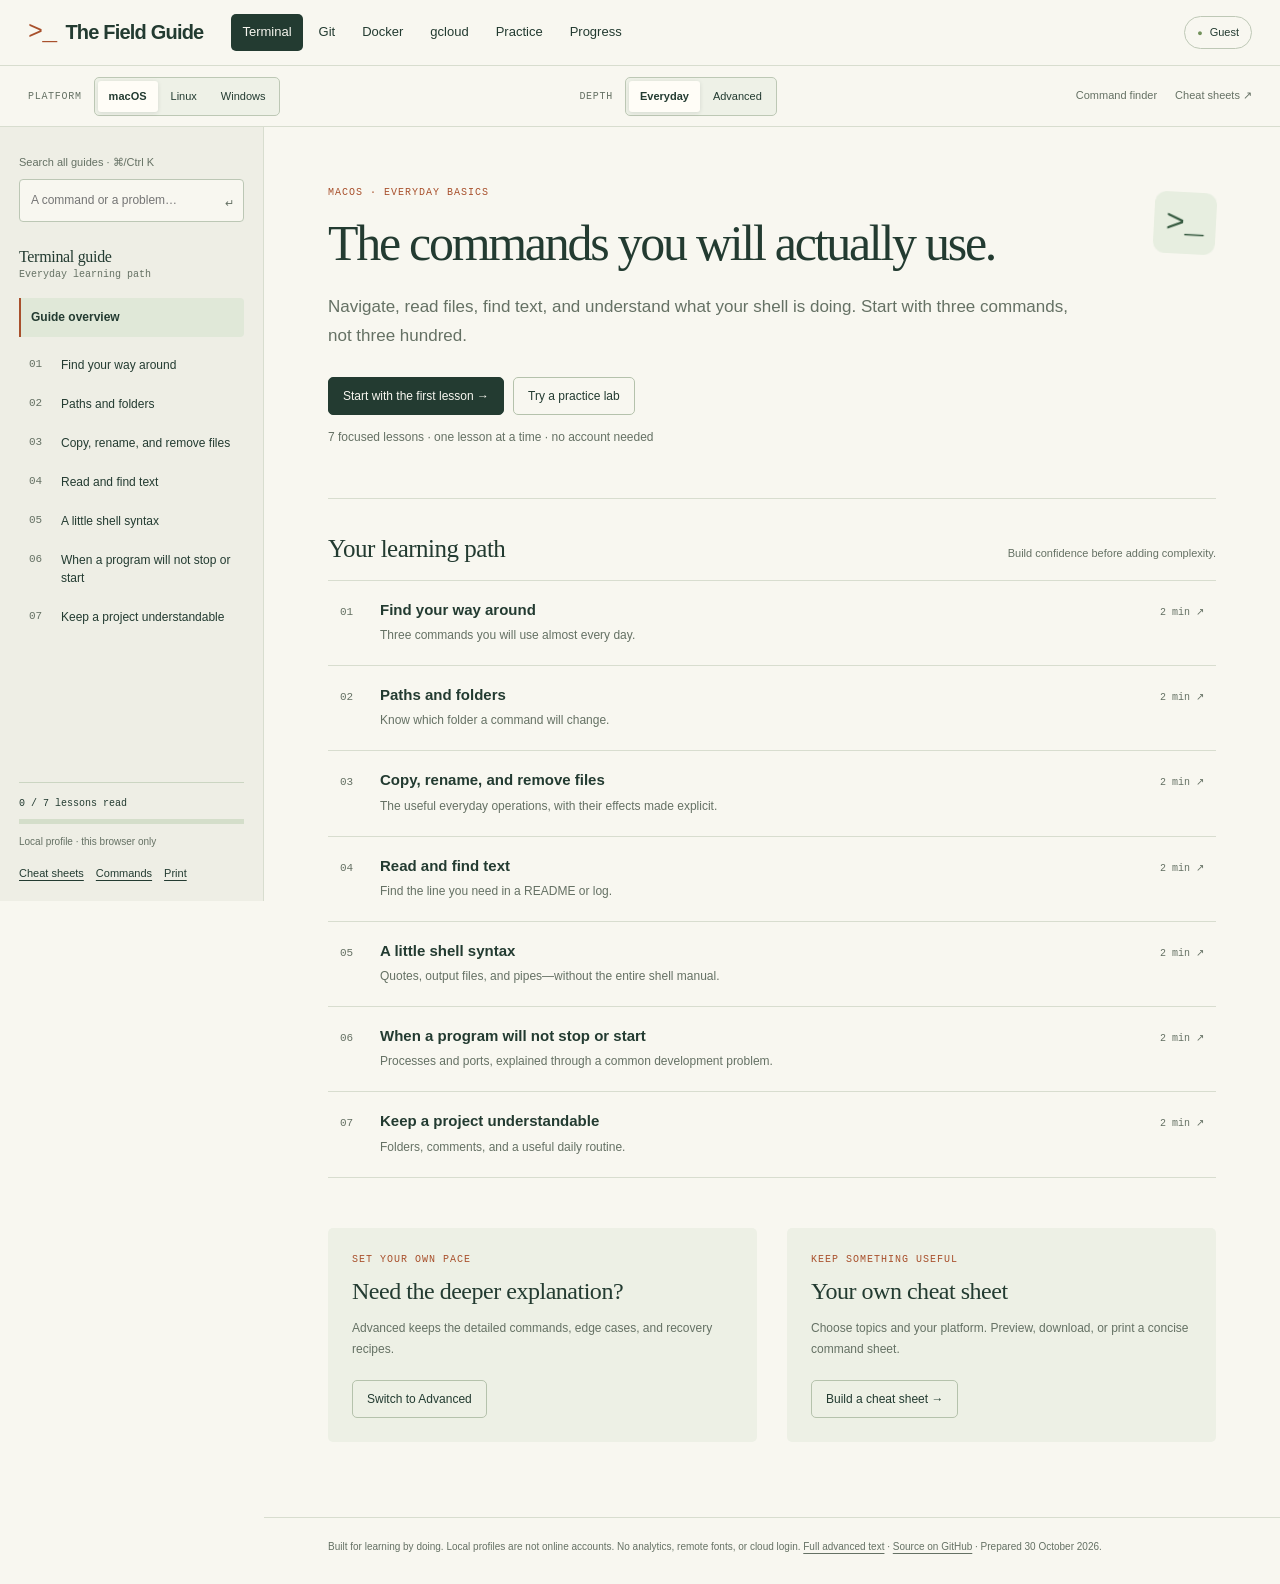
<file: index.html>
<!doctype html>
<html lang="en">
<head>
<meta charset="utf-8"><meta name="viewport" content="width=device-width,initial-scale=1">
<meta name="description" content="Learn everyday terminal, Git, Docker and gcloud skills. macOS, Linux and Windows lessons, interactive Git diagrams, safe practice, local progress and cheat-sheet exports.">
<title>Developer Field Guide</title>
<link rel="icon" href="data:image/svg+xml,%3Csvg xmlns='http://www.w3.org/2000/svg' viewBox='0 0 64 64'%3E%3Crect width='64' height='64' rx='12' fill='%23233b31'/%3E%3Ctext x='8' y='43' font-family='monospace' font-size='36' fill='%23f8f7f0'%3E%3E_%3C/text%3E%3C/svg%3E">
<link rel="stylesheet" href="assets/styles.css">
<script defer src="assets/content.js"></script><script defer src="assets/model.js"></script><script defer src="assets/cases.js"></script><script defer src="assets/app.js"></script>
</head>
<body data-platform="mac">
<a class="skip" href="#main">Skip to lesson</a>
<header class="site-header">
 <div class="primary-row"><a class="brand" href="index.html"><b aria-hidden="true">&gt;_</b> The Field Guide</a>
 <nav class="top-nav" aria-label="Main navigation"><a href="index.html" data-course="terminal">Terminal</a><a href="git.html" data-course="git">Git</a><a href="docker.html" data-course="docker">Docker</a><a href="gcloud.html" data-course="gcloud">gcloud</a><a href="practice.html" data-course="practice">Practice</a><a href="#/progress" data-course="progress">Progress</a></nav>
 <a class="profile-link" href="#/progress" title="Manage browser-local profiles"><span id="profile-label">Guest</span></a></div>
 <div class="context-row"><button class="button menu-button" id="menu-button" aria-controls="sidebar" aria-expanded="false">☰ Lessons</button>
 <div class="selection"><span class="selection-label">Platform</span><div class="segment" role="group" aria-label="Command platform"><button data-platform="mac" aria-pressed="true">macOS</button><button data-platform="linux" aria-pressed="false">Linux</button><button data-platform="windows" aria-pressed="false">Windows</button></div></div>
 <div class="selection"><span class="selection-label">Depth</span><div class="segment" role="group" aria-label="Learning depth"><button data-depth="basics" aria-pressed="true">Everyday</button><button data-depth="advanced" aria-pressed="false">Advanced</button></div></div>
 <div class="context-links"><a href="#/reference">Command finder</a><a href="#/cheats">Cheat sheets ↗</a></div></div>
</header>
<div class="shell-layout"><aside class="sidebar" id="sidebar" aria-label="Course navigation">
<form id="search-form"><label for="guide-search">Search all guides · ⌘/Ctrl K</label><input id="guide-search" type="search" placeholder="A command or a problem…" autocomplete="off"><button type="submit" aria-label="Search guides">↵</button></form>
<h2 id="course-name">Terminal guide</h2><p class="depth-label" id="nav-depth">Everyday learning path</p><nav class="lesson-nav" id="lesson-nav" aria-label="Lessons"></nav>
<div class="sidebar-bottom"><p id="course-progress">0 lessons read</p><div class="progress-track"><div id="course-progress-fill"></div></div><small id="storage-status">Local profile · this browser only</small><div class="sidebar-tools"><a href="#/cheats">Cheat sheets</a><a href="#/reference">Commands</a><button type="button" id="print-button" class="plain-button">Print</button></div></div></aside>
<main class="main" id="main" tabindex="-1"><noscript><div class="no-script"><h1>Developer Field Guide</h1><p>Interactive lessons need JavaScript. You can read the <a href="advanced-reference.md">full Markdown reference</a> without it.</p></div></noscript></main></div>
<footer class="site-footer">Built for learning by doing. Local profiles are not online accounts. No analytics, remote fonts, or cloud login. <a href="advanced-reference.md">Full advanced text</a> · <a href="https://github.com/Anas-Ah25/developer-field-guide">Source on GitHub</a> · Prepared 30 October 2026.</footer>
<button class="overlay" id="overlay" aria-label="Close lesson menu" hidden></button><div class="toast" id="toast" role="status" hidden></div>
</body></html>
</file>
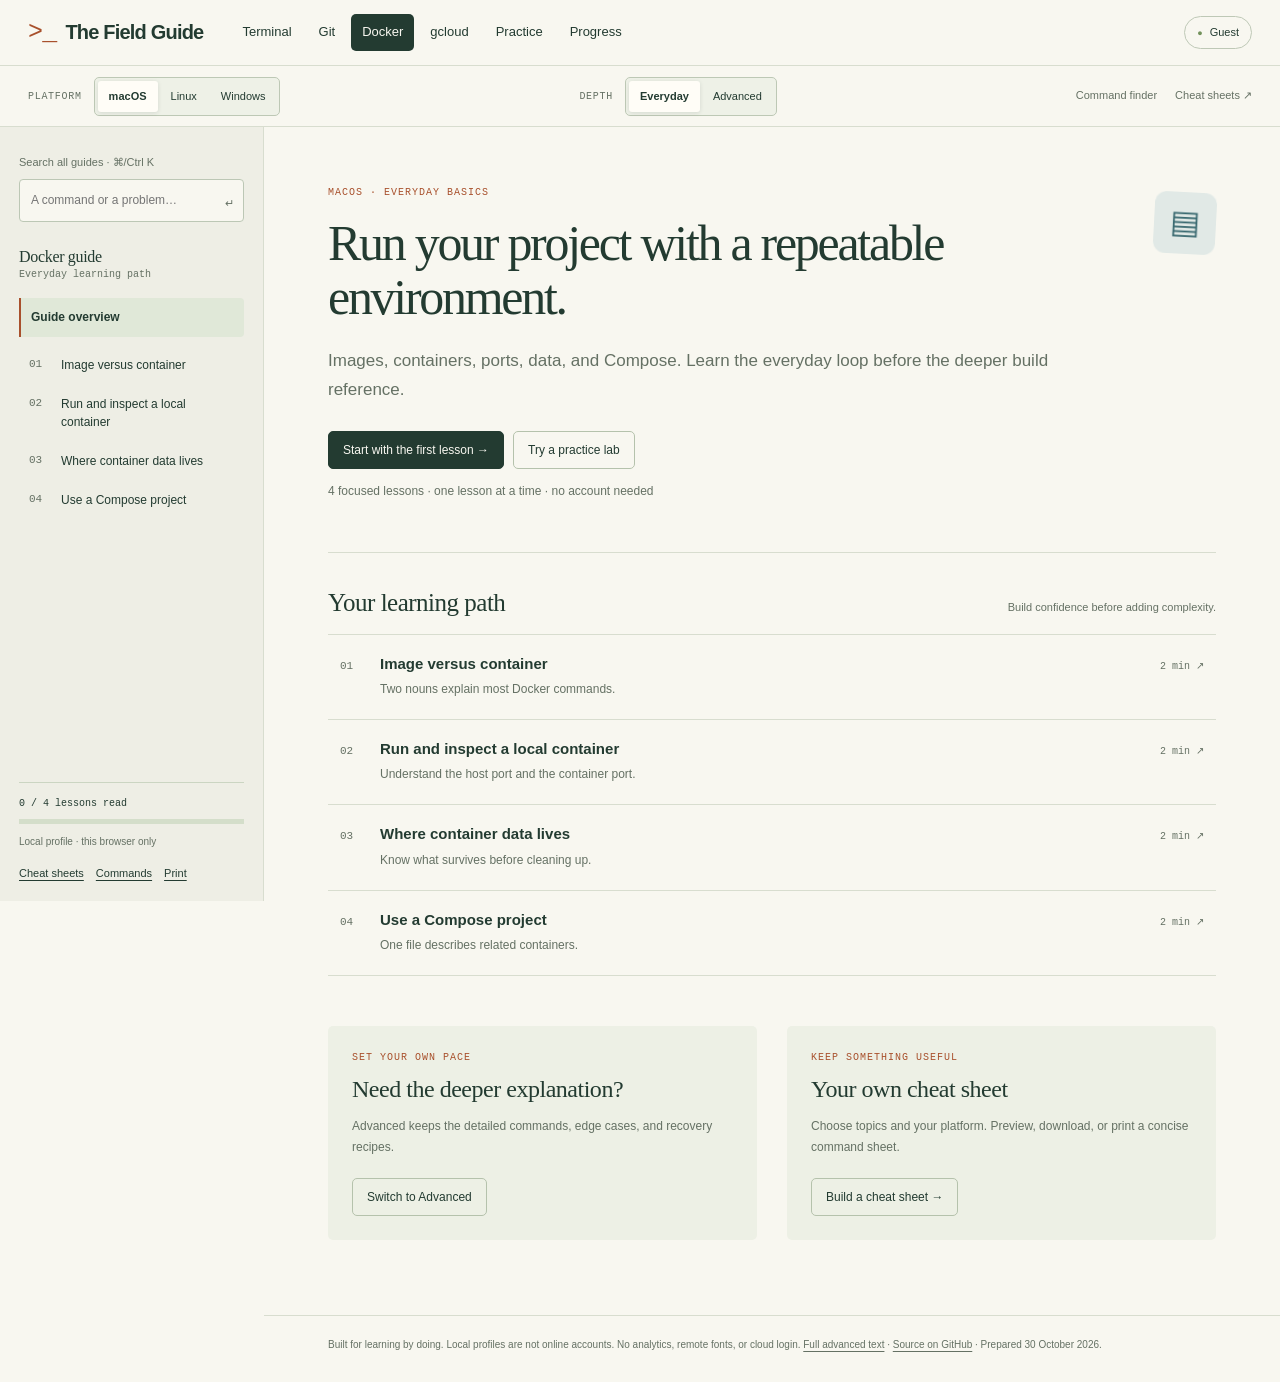
<file: docker.html>
<!doctype html>
<html lang="en">
<head>
<meta charset="utf-8"><meta name="viewport" content="width=device-width,initial-scale=1">
<meta name="description" content="Learn everyday terminal, Git, Docker and gcloud skills. macOS, Linux and Windows lessons, interactive Git diagrams, safe practice, local progress and cheat-sheet exports.">
<title>Docker · Developer Field Guide</title>
<link rel="icon" href="data:image/svg+xml,%3Csvg xmlns='http://www.w3.org/2000/svg' viewBox='0 0 64 64'%3E%3Crect width='64' height='64' rx='12' fill='%23233b31'/%3E%3Ctext x='8' y='43' font-family='monospace' font-size='36' fill='%23f8f7f0'%3E%3E_%3C/text%3E%3C/svg%3E">
<link rel="stylesheet" href="assets/styles.css">
<script defer src="assets/content.js"></script><script defer src="assets/model.js"></script><script defer src="assets/cases.js"></script><script defer src="assets/app.js"></script>
</head>
<body data-platform="mac">
<a class="skip" href="#main">Skip to lesson</a>
<header class="site-header">
 <div class="primary-row"><a class="brand" href="index.html"><b aria-hidden="true">&gt;_</b> The Field Guide</a>
 <nav class="top-nav" aria-label="Main navigation"><a href="index.html" data-course="terminal">Terminal</a><a href="git.html" data-course="git">Git</a><a href="docker.html" data-course="docker">Docker</a><a href="gcloud.html" data-course="gcloud">gcloud</a><a href="practice.html" data-course="practice">Practice</a><a href="#/progress" data-course="progress">Progress</a></nav>
 <a class="profile-link" href="#/progress" title="Manage browser-local profiles"><span id="profile-label">Guest</span></a></div>
 <div class="context-row"><button class="button menu-button" id="menu-button" aria-controls="sidebar" aria-expanded="false">☰ Lessons</button>
 <div class="selection"><span class="selection-label">Platform</span><div class="segment" role="group" aria-label="Command platform"><button data-platform="mac" aria-pressed="true">macOS</button><button data-platform="linux" aria-pressed="false">Linux</button><button data-platform="windows" aria-pressed="false">Windows</button></div></div>
 <div class="selection"><span class="selection-label">Depth</span><div class="segment" role="group" aria-label="Learning depth"><button data-depth="basics" aria-pressed="true">Everyday</button><button data-depth="advanced" aria-pressed="false">Advanced</button></div></div>
 <div class="context-links"><a href="#/reference">Command finder</a><a href="#/cheats">Cheat sheets ↗</a></div></div>
</header>
<div class="shell-layout"><aside class="sidebar" id="sidebar" aria-label="Course navigation">
<form id="search-form"><label for="guide-search">Search all guides · ⌘/Ctrl K</label><input id="guide-search" type="search" placeholder="A command or a problem…" autocomplete="off"><button type="submit" aria-label="Search guides">↵</button></form>
<h2 id="course-name">Terminal guide</h2><p class="depth-label" id="nav-depth">Everyday learning path</p><nav class="lesson-nav" id="lesson-nav" aria-label="Lessons"></nav>
<div class="sidebar-bottom"><p id="course-progress">0 lessons read</p><div class="progress-track"><div id="course-progress-fill"></div></div><small id="storage-status">Local profile · this browser only</small><div class="sidebar-tools"><a href="#/cheats">Cheat sheets</a><a href="#/reference">Commands</a><button type="button" id="print-button" class="plain-button">Print</button></div></div></aside>
<main class="main" id="main" tabindex="-1"><noscript><div class="no-script"><h1>Developer Field Guide</h1><p>Interactive lessons need JavaScript. You can read the <a href="advanced-reference.md">full Markdown reference</a> without it.</p></div></noscript></main></div>
<footer class="site-footer">Built for learning by doing. Local profiles are not online accounts. No analytics, remote fonts, or cloud login. <a href="advanced-reference.md">Full advanced text</a> · <a href="https://github.com/Anas-Ah25/developer-field-guide">Source on GitHub</a> · Prepared 30 October 2026.</footer>
<button class="overlay" id="overlay" aria-label="Close lesson menu" hidden></button><div class="toast" id="toast" role="status" hidden></div>
</body></html>
</file>
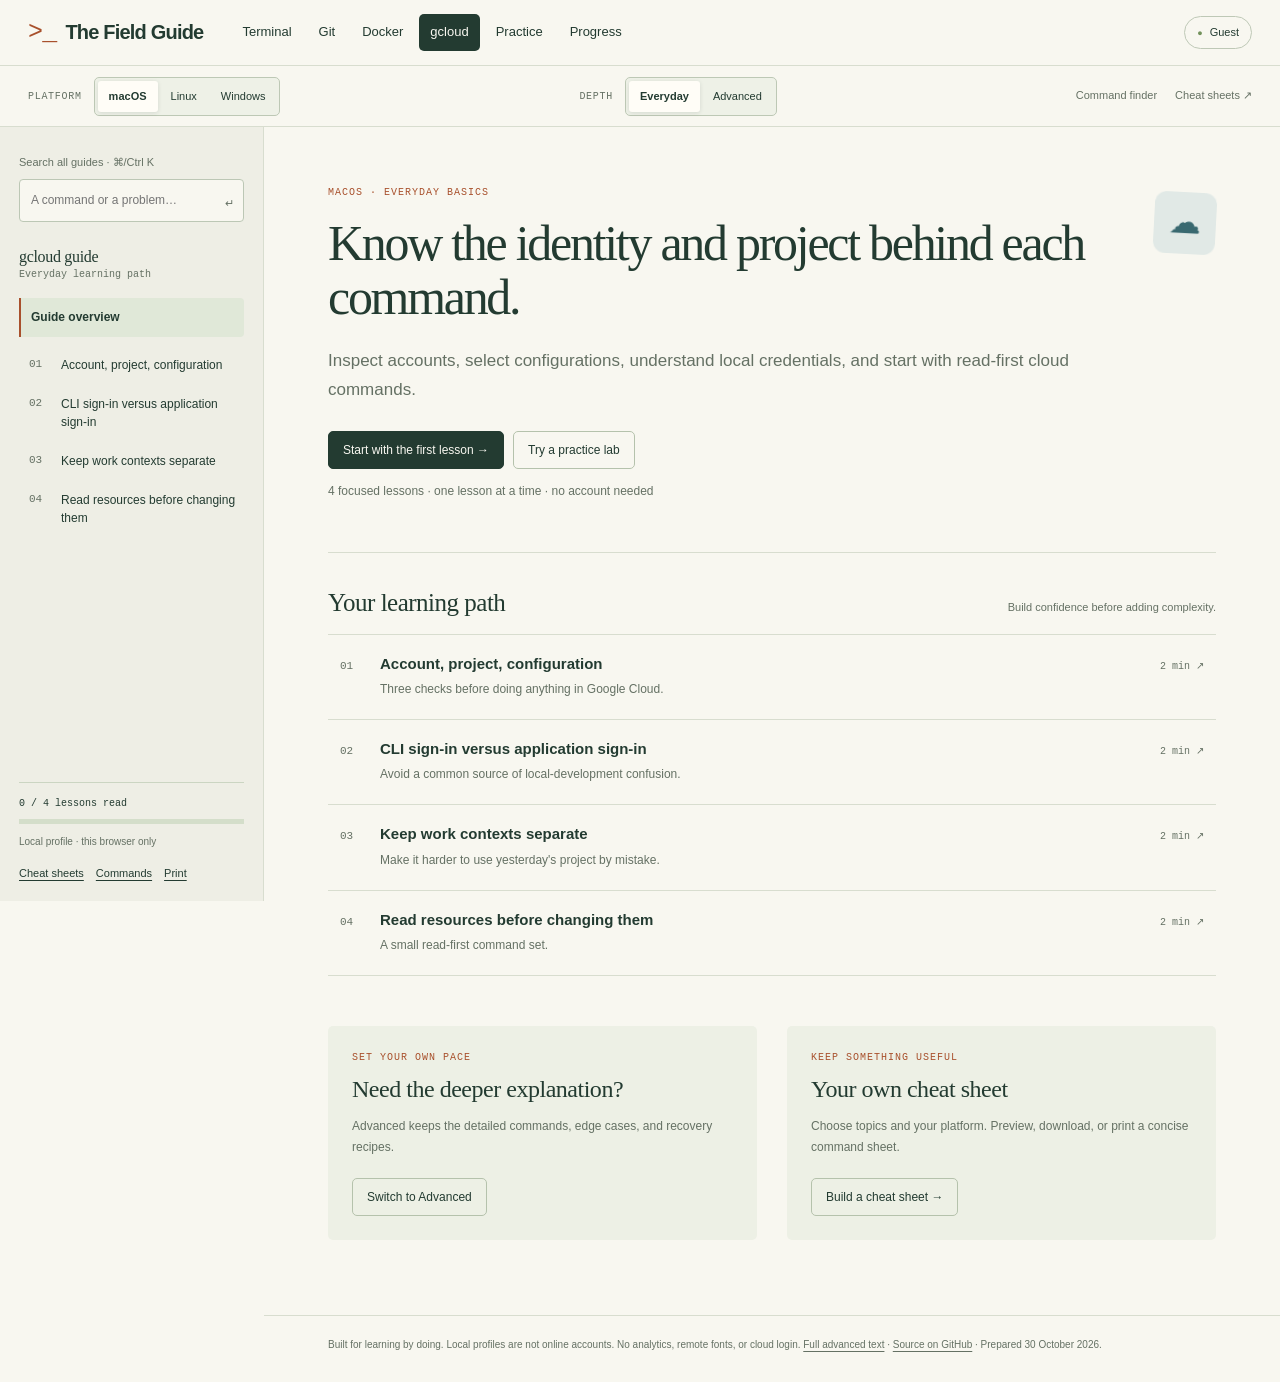
<file: gcloud.html>
<!doctype html>
<html lang="en">
<head>
<meta charset="utf-8"><meta name="viewport" content="width=device-width,initial-scale=1">
<meta name="description" content="Learn everyday terminal, Git, Docker and gcloud skills. macOS, Linux and Windows lessons, interactive Git diagrams, safe practice, local progress and cheat-sheet exports.">
<title>gcloud · Developer Field Guide</title>
<link rel="icon" href="data:image/svg+xml,%3Csvg xmlns='http://www.w3.org/2000/svg' viewBox='0 0 64 64'%3E%3Crect width='64' height='64' rx='12' fill='%23233b31'/%3E%3Ctext x='8' y='43' font-family='monospace' font-size='36' fill='%23f8f7f0'%3E%3E_%3C/text%3E%3C/svg%3E">
<link rel="stylesheet" href="assets/styles.css">
<script defer src="assets/content.js"></script><script defer src="assets/model.js"></script><script defer src="assets/cases.js"></script><script defer src="assets/app.js"></script>
</head>
<body data-platform="mac">
<a class="skip" href="#main">Skip to lesson</a>
<header class="site-header">
 <div class="primary-row"><a class="brand" href="index.html"><b aria-hidden="true">&gt;_</b> The Field Guide</a>
 <nav class="top-nav" aria-label="Main navigation"><a href="index.html" data-course="terminal">Terminal</a><a href="git.html" data-course="git">Git</a><a href="docker.html" data-course="docker">Docker</a><a href="gcloud.html" data-course="gcloud">gcloud</a><a href="practice.html" data-course="practice">Practice</a><a href="#/progress" data-course="progress">Progress</a></nav>
 <a class="profile-link" href="#/progress" title="Manage browser-local profiles"><span id="profile-label">Guest</span></a></div>
 <div class="context-row"><button class="button menu-button" id="menu-button" aria-controls="sidebar" aria-expanded="false">☰ Lessons</button>
 <div class="selection"><span class="selection-label">Platform</span><div class="segment" role="group" aria-label="Command platform"><button data-platform="mac" aria-pressed="true">macOS</button><button data-platform="linux" aria-pressed="false">Linux</button><button data-platform="windows" aria-pressed="false">Windows</button></div></div>
 <div class="selection"><span class="selection-label">Depth</span><div class="segment" role="group" aria-label="Learning depth"><button data-depth="basics" aria-pressed="true">Everyday</button><button data-depth="advanced" aria-pressed="false">Advanced</button></div></div>
 <div class="context-links"><a href="#/reference">Command finder</a><a href="#/cheats">Cheat sheets ↗</a></div></div>
</header>
<div class="shell-layout"><aside class="sidebar" id="sidebar" aria-label="Course navigation">
<form id="search-form"><label for="guide-search">Search all guides · ⌘/Ctrl K</label><input id="guide-search" type="search" placeholder="A command or a problem…" autocomplete="off"><button type="submit" aria-label="Search guides">↵</button></form>
<h2 id="course-name">Terminal guide</h2><p class="depth-label" id="nav-depth">Everyday learning path</p><nav class="lesson-nav" id="lesson-nav" aria-label="Lessons"></nav>
<div class="sidebar-bottom"><p id="course-progress">0 lessons read</p><div class="progress-track"><div id="course-progress-fill"></div></div><small id="storage-status">Local profile · this browser only</small><div class="sidebar-tools"><a href="#/cheats">Cheat sheets</a><a href="#/reference">Commands</a><button type="button" id="print-button" class="plain-button">Print</button></div></div></aside>
<main class="main" id="main" tabindex="-1"><noscript><div class="no-script"><h1>Developer Field Guide</h1><p>Interactive lessons need JavaScript. You can read the <a href="advanced-reference.md">full Markdown reference</a> without it.</p></div></noscript></main></div>
<footer class="site-footer">Built for learning by doing. Local profiles are not online accounts. No analytics, remote fonts, or cloud login. <a href="advanced-reference.md">Full advanced text</a> · <a href="https://github.com/Anas-Ah25/developer-field-guide">Source on GitHub</a> · Prepared 30 October 2026.</footer>
<button class="overlay" id="overlay" aria-label="Close lesson menu" hidden></button><div class="toast" id="toast" role="status" hidden></div>
</body></html>
</file>
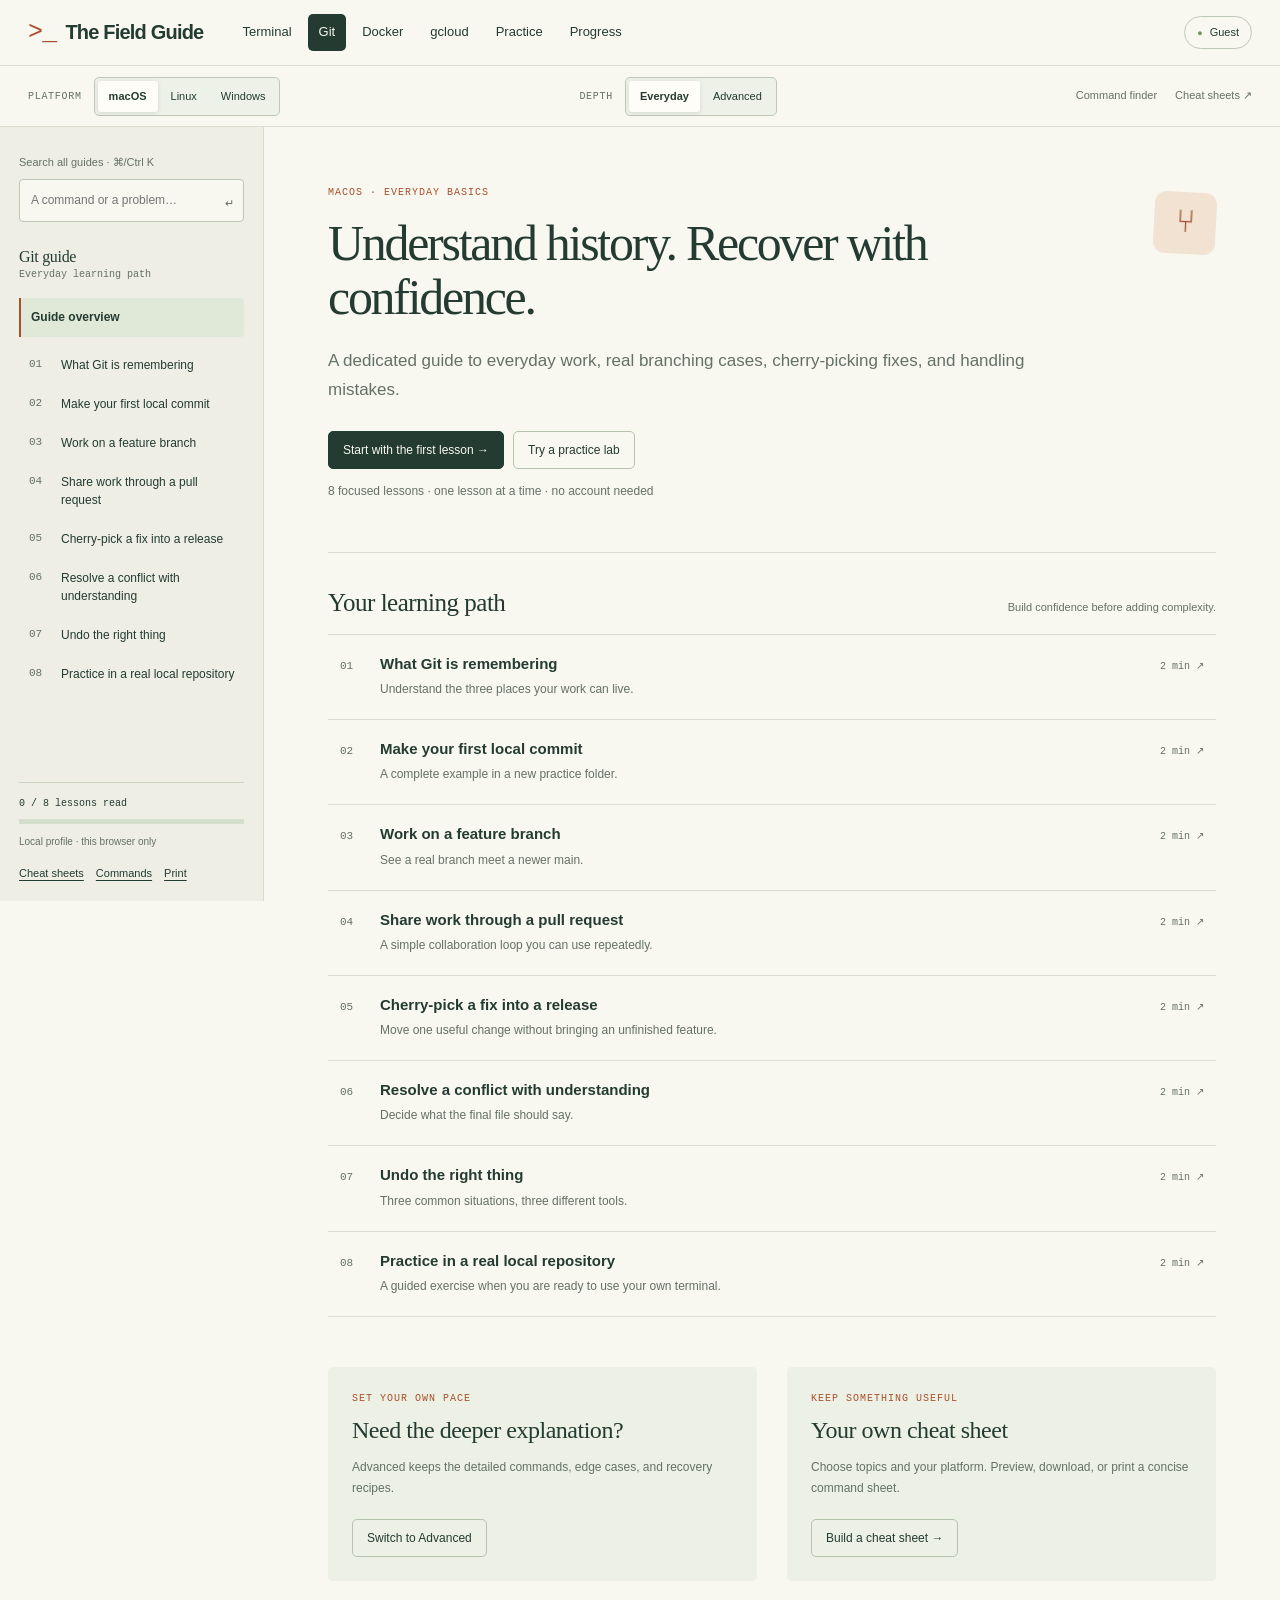
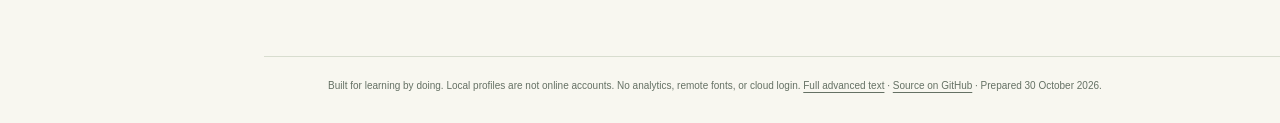
<file: git.html>
<!doctype html>
<html lang="en">
<head>
<meta charset="utf-8"><meta name="viewport" content="width=device-width,initial-scale=1">
<meta name="description" content="Learn everyday terminal, Git, Docker and gcloud skills. macOS, Linux and Windows lessons, interactive Git diagrams, safe practice, local progress and cheat-sheet exports.">
<title>Git · Developer Field Guide</title>
<link rel="icon" href="data:image/svg+xml,%3Csvg xmlns='http://www.w3.org/2000/svg' viewBox='0 0 64 64'%3E%3Crect width='64' height='64' rx='12' fill='%23233b31'/%3E%3Ctext x='8' y='43' font-family='monospace' font-size='36' fill='%23f8f7f0'%3E%3E_%3C/text%3E%3C/svg%3E">
<link rel="stylesheet" href="assets/styles.css">
<script defer src="assets/content.js"></script><script defer src="assets/model.js"></script><script defer src="assets/cases.js"></script><script defer src="assets/app.js"></script>
</head>
<body data-platform="mac">
<a class="skip" href="#main">Skip to lesson</a>
<header class="site-header">
 <div class="primary-row"><a class="brand" href="index.html"><b aria-hidden="true">&gt;_</b> The Field Guide</a>
 <nav class="top-nav" aria-label="Main navigation"><a href="index.html" data-course="terminal">Terminal</a><a href="git.html" data-course="git">Git</a><a href="docker.html" data-course="docker">Docker</a><a href="gcloud.html" data-course="gcloud">gcloud</a><a href="practice.html" data-course="practice">Practice</a><a href="#/progress" data-course="progress">Progress</a></nav>
 <a class="profile-link" href="#/progress" title="Manage browser-local profiles"><span id="profile-label">Guest</span></a></div>
 <div class="context-row"><button class="button menu-button" id="menu-button" aria-controls="sidebar" aria-expanded="false">☰ Lessons</button>
 <div class="selection"><span class="selection-label">Platform</span><div class="segment" role="group" aria-label="Command platform"><button data-platform="mac" aria-pressed="true">macOS</button><button data-platform="linux" aria-pressed="false">Linux</button><button data-platform="windows" aria-pressed="false">Windows</button></div></div>
 <div class="selection"><span class="selection-label">Depth</span><div class="segment" role="group" aria-label="Learning depth"><button data-depth="basics" aria-pressed="true">Everyday</button><button data-depth="advanced" aria-pressed="false">Advanced</button></div></div>
 <div class="context-links"><a href="#/reference">Command finder</a><a href="#/cheats">Cheat sheets ↗</a></div></div>
</header>
<div class="shell-layout"><aside class="sidebar" id="sidebar" aria-label="Course navigation">
<form id="search-form"><label for="guide-search">Search all guides · ⌘/Ctrl K</label><input id="guide-search" type="search" placeholder="A command or a problem…" autocomplete="off"><button type="submit" aria-label="Search guides">↵</button></form>
<h2 id="course-name">Terminal guide</h2><p class="depth-label" id="nav-depth">Everyday learning path</p><nav class="lesson-nav" id="lesson-nav" aria-label="Lessons"></nav>
<div class="sidebar-bottom"><p id="course-progress">0 lessons read</p><div class="progress-track"><div id="course-progress-fill"></div></div><small id="storage-status">Local profile · this browser only</small><div class="sidebar-tools"><a href="#/cheats">Cheat sheets</a><a href="#/reference">Commands</a><button type="button" id="print-button" class="plain-button">Print</button></div></div></aside>
<main class="main" id="main" tabindex="-1"><noscript><div class="no-script"><h1>Developer Field Guide</h1><p>Interactive lessons need JavaScript. You can read the <a href="advanced-reference.md">full Markdown reference</a> without it.</p></div></noscript></main></div>
<footer class="site-footer">Built for learning by doing. Local profiles are not online accounts. No analytics, remote fonts, or cloud login. <a href="advanced-reference.md">Full advanced text</a> · <a href="https://github.com/Anas-Ah25/developer-field-guide">Source on GitHub</a> · Prepared 30 October 2026.</footer>
<button class="overlay" id="overlay" aria-label="Close lesson menu" hidden></button><div class="toast" id="toast" role="status" hidden></div>
</body></html>
</file>
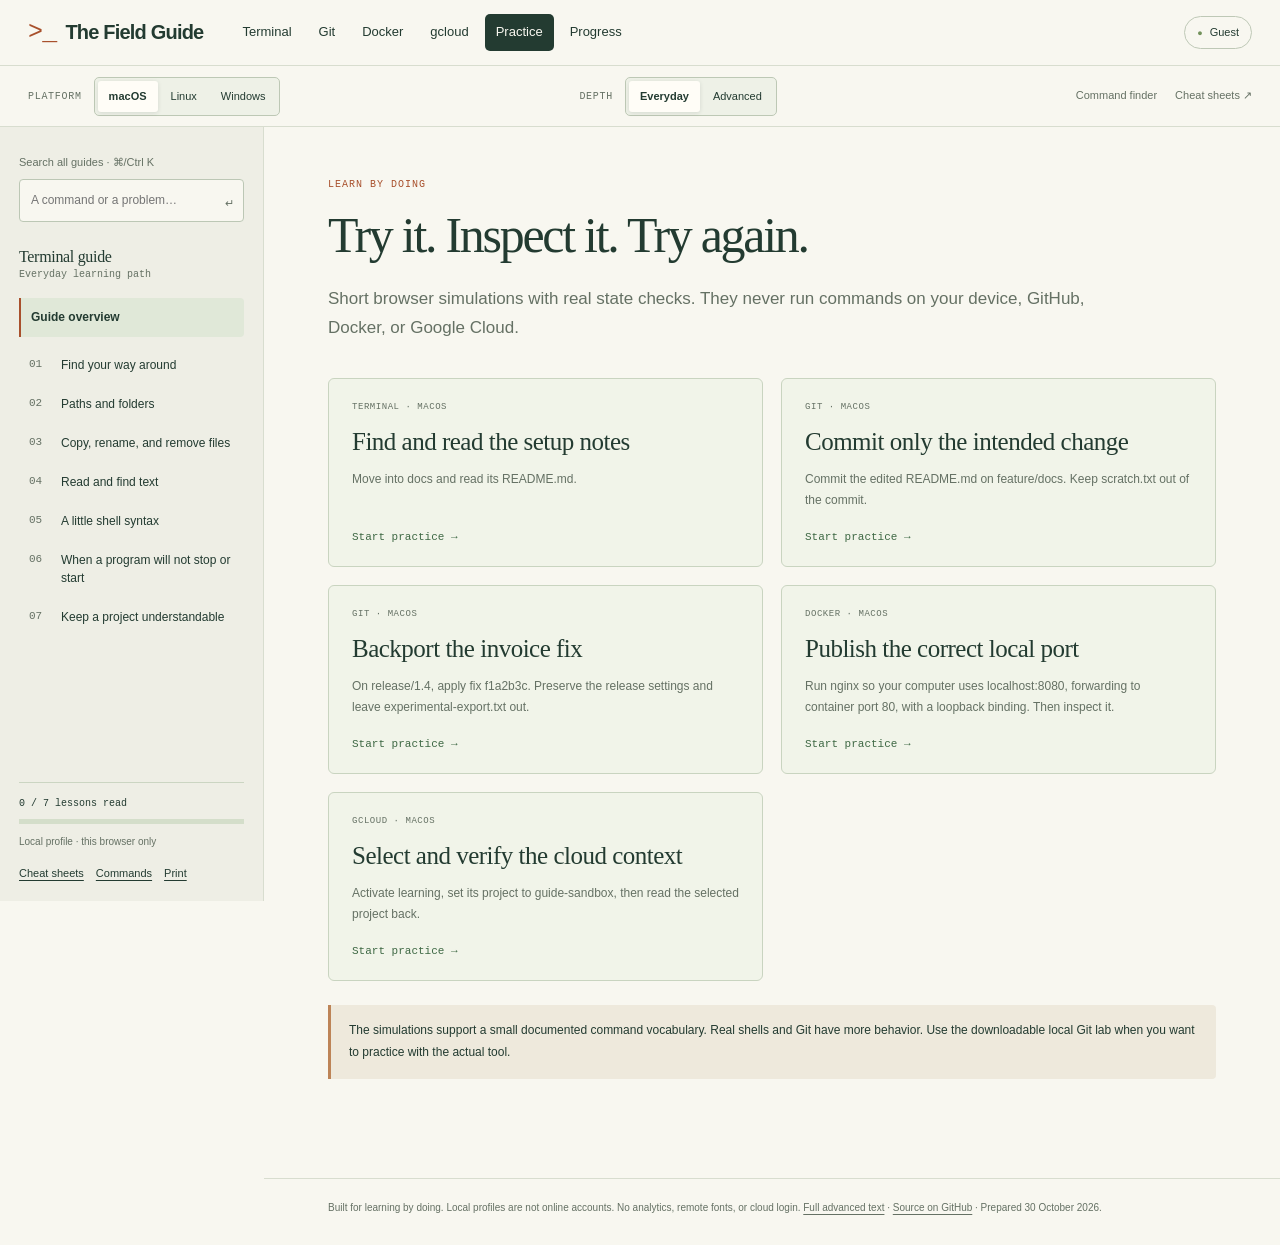
<file: practice.html>
<!doctype html>
<html lang="en">
<head>
<meta charset="utf-8"><meta name="viewport" content="width=device-width,initial-scale=1">
<meta name="description" content="Learn everyday terminal, Git, Docker and gcloud skills. macOS, Linux and Windows lessons, interactive Git diagrams, safe practice, local progress and cheat-sheet exports.">
<title>Practice · Developer Field Guide</title>
<link rel="icon" href="data:image/svg+xml,%3Csvg xmlns='http://www.w3.org/2000/svg' viewBox='0 0 64 64'%3E%3Crect width='64' height='64' rx='12' fill='%23233b31'/%3E%3Ctext x='8' y='43' font-family='monospace' font-size='36' fill='%23f8f7f0'%3E%3E_%3C/text%3E%3C/svg%3E">
<link rel="stylesheet" href="assets/styles.css">
<script defer src="assets/content.js"></script><script defer src="assets/model.js"></script><script defer src="assets/cases.js"></script><script defer src="assets/app.js"></script>
</head>
<body data-platform="mac">
<a class="skip" href="#main">Skip to lesson</a>
<header class="site-header">
 <div class="primary-row"><a class="brand" href="index.html"><b aria-hidden="true">&gt;_</b> The Field Guide</a>
 <nav class="top-nav" aria-label="Main navigation"><a href="index.html" data-course="terminal">Terminal</a><a href="git.html" data-course="git">Git</a><a href="docker.html" data-course="docker">Docker</a><a href="gcloud.html" data-course="gcloud">gcloud</a><a href="practice.html" data-course="practice">Practice</a><a href="#/progress" data-course="progress">Progress</a></nav>
 <a class="profile-link" href="#/progress" title="Manage browser-local profiles"><span id="profile-label">Guest</span></a></div>
 <div class="context-row"><button class="button menu-button" id="menu-button" aria-controls="sidebar" aria-expanded="false">☰ Lessons</button>
 <div class="selection"><span class="selection-label">Platform</span><div class="segment" role="group" aria-label="Command platform"><button data-platform="mac" aria-pressed="true">macOS</button><button data-platform="linux" aria-pressed="false">Linux</button><button data-platform="windows" aria-pressed="false">Windows</button></div></div>
 <div class="selection"><span class="selection-label">Depth</span><div class="segment" role="group" aria-label="Learning depth"><button data-depth="basics" aria-pressed="true">Everyday</button><button data-depth="advanced" aria-pressed="false">Advanced</button></div></div>
 <div class="context-links"><a href="#/reference">Command finder</a><a href="#/cheats">Cheat sheets ↗</a></div></div>
</header>
<div class="shell-layout"><aside class="sidebar" id="sidebar" aria-label="Course navigation">
<form id="search-form"><label for="guide-search">Search all guides · ⌘/Ctrl K</label><input id="guide-search" type="search" placeholder="A command or a problem…" autocomplete="off"><button type="submit" aria-label="Search guides">↵</button></form>
<h2 id="course-name">Terminal guide</h2><p class="depth-label" id="nav-depth">Everyday learning path</p><nav class="lesson-nav" id="lesson-nav" aria-label="Lessons"></nav>
<div class="sidebar-bottom"><p id="course-progress">0 lessons read</p><div class="progress-track"><div id="course-progress-fill"></div></div><small id="storage-status">Local profile · this browser only</small><div class="sidebar-tools"><a href="#/cheats">Cheat sheets</a><a href="#/reference">Commands</a><button type="button" id="print-button" class="plain-button">Print</button></div></div></aside>
<main class="main" id="main" tabindex="-1"><noscript><div class="no-script"><h1>Developer Field Guide</h1><p>Interactive lessons need JavaScript. You can read the <a href="advanced-reference.md">full Markdown reference</a> without it.</p></div></noscript></main></div>
<footer class="site-footer">Built for learning by doing. Local profiles are not online accounts. No analytics, remote fonts, or cloud login. <a href="advanced-reference.md">Full advanced text</a> · <a href="https://github.com/Anas-Ah25/developer-field-guide">Source on GitHub</a> · Prepared 30 October 2026.</footer>
<button class="overlay" id="overlay" aria-label="Close lesson menu" hidden></button><div class="toast" id="toast" role="status" hidden></div>
</body></html>
</file>
<file: assets/styles.css>
:root{--paper:#f8f7f0;--panel:#eeeee5;--ink:#233b31;--muted:#657164;--line:#d8ddcf;--accent:#a8502c;--green:#e7eee0;--code:#17372d;--white:#fffdf7;--mono:'SFMono-Regular',Consolas,'Liberation Mono',monospace;--sans:'Trebuchet MS','Segoe UI',sans-serif;--serif:Georgia,'Times New Roman',serif;--header:126px;--sidebar:264px}*{box-sizing:border-box}html{scroll-padding-top:150px}body{margin:0;font:16px/1.75 var(--sans);background:var(--paper);color:var(--ink)}button,input,select{font:inherit}button,a,input,select{touch-action:manipulation}button{cursor:pointer}button:disabled{opacity:.45;cursor:default}a{color:var(--accent);text-underline-offset:3px}button,a,input,select,summary{outline-offset:4px}button:focus-visible,a:focus-visible,input:focus-visible,select:focus-visible,summary:focus-visible{outline:3px solid var(--accent)}[hidden]{display:none!important}.skip{position:fixed;top:-60px;left:16px;padding:10px;background:var(--white);z-index:100}.skip:focus{top:10px}.sr-only{position:absolute;width:1px;height:1px;padding:0;overflow:hidden;clip:rect(0,0,0,0);white-space:nowrap}.site-header{position:sticky;top:0;z-index:30;background:rgba(248,247,240,.97);backdrop-filter:blur(10px);border-bottom:1px solid var(--line)}.primary-row{height:66px;display:flex;align-items:center;gap:28px;padding:0 28px;border-bottom:1px solid var(--line)}.brand{white-space:nowrap;display:flex;gap:9px;align-items:center;font-size:20px;font-weight:bold;letter-spacing:-.04em;text-decoration:none;color:var(--ink)}.brand b{font:25px var(--mono);color:var(--accent)}.top-nav{display:flex;gap:5px;align-items:center;flex:1;overflow:auto;scrollbar-width:none}.top-nav a{text-decoration:none;color:var(--ink);font-size:13px;white-space:nowrap;padding:7px 11px;border-radius:5px}.top-nav a:hover{background:var(--green)}.top-nav .selected{background:var(--ink);color:var(--paper)}.profile-link{text-decoration:none;font-size:11px;white-space:nowrap;color:var(--ink);border:1px solid #bec8b6;border-radius:20px;padding:6px 12px;max-width:160px;overflow:hidden;text-overflow:ellipsis}.profile-link::before{content:'●';color:#73925c;font-size:9px;margin-right:7px}.context-row{height:60px;display:flex;align-items:center;justify-content:space-between;gap:15px;padding:0 28px}.selection{display:flex;align-items:center;gap:12px}.selection-label{font:10px var(--mono);text-transform:uppercase;letter-spacing:.07em;color:var(--muted)}.segment{display:inline-flex;border:1px solid #bdc8b5;border-radius:5px;padding:3px;gap:2px;background:#eef1e7}.segment button{border:0;background:transparent;color:var(--ink);padding:5px 11px;border-radius:3px;font-size:11px;white-space:nowrap;line-height:1.7;min-height:31px}.segment button[aria-pressed=true]{background:var(--white);box-shadow:0 1px 4px #243b3520;font-weight:bold}.context-links{display:flex;gap:18px;font-size:11px}.context-links a{color:var(--muted);text-decoration:none}.shell-layout{display:grid;grid-template-columns:var(--sidebar) minmax(0,1fr)}.sidebar{position:sticky;top:var(--header);height:calc(100dvh - var(--header));background:var(--panel);border-right:1px solid var(--line);display:flex;flex-direction:column;padding:26px 19px 18px;overflow:hidden}.sidebar form{margin:0 0 25px;position:relative}.sidebar form label{display:block;font-size:11px;color:var(--muted);margin-bottom:7px}.sidebar input{width:100%;border:1px solid #bcc7b5;border-radius:4px;padding:10px 34px 10px 11px;background:var(--paper);font-size:12px;color:var(--ink)}.sidebar form button{position:absolute;right:4px;bottom:6px;border:0;background:transparent;padding:6px;font:11px var(--mono);color:var(--muted)}.sidebar h2{font-size:16px;margin:0 0 2px}.sidebar .depth-label{font:10px var(--mono);color:var(--muted);margin:0 0 18px}.lesson-nav{overflow:auto;flex:1;scrollbar-width:thin;margin:0 -9px;padding:0 9px}.nav-overview{display:block;font-size:12px;color:var(--ink);text-decoration:none;padding:9px 10px;border-left:2px solid transparent;border-radius:0 4px 4px 0;margin-bottom:10px}.nav-overview.active{border-color:var(--accent);background:#e0e8d8;font-weight:bold}.lesson-link{display:flex;gap:10px;align-items:flex-start;color:var(--ink);text-decoration:none;padding:9px 8px;font-size:12px;line-height:1.5;border-radius:4px;border-left:2px solid transparent;margin:3px 0}.lesson-link:hover{background:#e4e8dc}.lesson-link.active{background:#dfe8d6;border-color:var(--accent);font-weight:bold}.lesson-number{font:11px var(--mono);color:var(--muted);min-width:22px;margin-top:2px}.lesson-number.is-done{color:#2e6646;font-weight:bold}.sidebar-bottom{border-top:1px solid #cbd5c2;padding-top:15px;margin-top:15px}.sidebar-bottom p{font:10px var(--mono);margin:0}.sidebar-bottom small{font-size:10px;line-height:1.6;color:var(--muted);display:block;margin-top:8px}.progress-track{height:5px;background:#d4deca;margin:10px 0}.progress-track>div{height:100%;background:#76905f;transition:width .2s}.sidebar-tools{display:flex;gap:12px;font-size:11px;margin-top:14px}.sidebar-tools a{color:var(--ink)}.main{max-width:1120px;width:100%;padding:50px 5vw 75px;margin:0 auto;min-width:0}.main:focus{outline:none}.eyebrow{font:10px/1.6 var(--mono);text-transform:uppercase;letter-spacing:.1em;color:var(--accent);margin-bottom:16px}h1{font:clamp(36px,3.9vw,58px)/1.08 var(--serif);letter-spacing:-.045em;font-weight:normal;margin:16px 0 22px;max-width:850px}h2{font:28px/1.25 var(--serif);font-weight:normal;letter-spacing:-.02em;margin:32px 0 16px}h3{font-size:17px;line-height:1.35;margin:12px 0}h4{font-size:18px;margin:0 0 8px}.intro{font-size:17px;color:var(--muted);line-height:1.7;max-width:760px;margin:0 0 26px}.quiet{font-size:12px;color:var(--muted)}small{display:block;font-size:11px;color:var(--muted);line-height:1.6}.course-hero{position:relative;padding:8px 80px 38px 0;border-bottom:1px solid var(--line);margin-bottom:34px}.course-glyph{position:absolute;right:0;top:15px;width:62px;height:62px;border-radius:12px;background:#e7eee0;color:#35593f;display:grid;place-items:center;font:32px var(--mono);transform:rotate(3deg)}.course-glyph.rust{background:#f1e2d2;color:#9e512b}.course-glyph.blue{background:#e1e9e6;color:#396970}.hero-actions{display:flex;gap:9px;flex-wrap:wrap}.button{display:inline-flex;align-items:center;justify-content:center;gap:7px;border:1px solid #b5c2ac;background:transparent;color:var(--ink);padding:9px 14px;border-radius:5px;text-decoration:none;font-size:12px;line-height:1.5;min-height:38px}.button:hover{background:var(--green)}.button.primary{background:var(--ink);color:var(--paper);border-color:var(--ink)}.button.primary:hover{background:#365542}.button:disabled:hover{background:transparent}.section-heading{display:flex;align-items:baseline;justify-content:space-between;gap:20px}.section-heading h2{font-size:25px;margin-top:0}.section-heading span{font-size:11px;color:var(--muted)}.lesson-list{border-top:1px solid var(--line)}.lesson-card{display:flex;gap:18px;align-items:baseline;padding:19px 12px;border-bottom:1px solid var(--line);color:var(--ink);text-decoration:none;transition:background .15s}.lesson-card:hover{background:#eef2e7}.lesson-card>div{flex:1}.lesson-card h3{font-size:15px;margin:0 0 5px}.lesson-card p{font-size:12px;color:var(--muted);margin:0}.lesson-time{font:10px var(--mono);color:var(--muted);white-space:nowrap}.next-choices{display:grid;grid-template-columns:1fr 1fr;gap:30px;padding-top:25px;margin-top:25px}.next-choices>div{padding:24px;background:#edf0e5;border-radius:5px}.next-choices h2{font-size:24px;margin:5px 0 12px}.next-choices p{font-size:12px;color:var(--muted);margin:12px 0 20px}.next-choices .eyebrow{margin-bottom:8px}.back-link{display:inline-block;font-size:12px;text-decoration:none;margin-bottom:25px}.lesson-heading{padding-bottom:18px;border-bottom:1px solid var(--line);margin-bottom:30px}.lesson-heading h1{font-size:43px}.lesson-heading .intro{font-size:16px;margin-bottom:10px}.lesson-heading .eyebrow{margin-bottom:10px}.lesson-body{font-size:16px;line-height:1.8}.lesson-body h2{font-size:27px;margin-top:36px}.lesson-body p{margin:17px 0}.lesson-body ul,.lesson-body ol{padding-left:25px}.lesson-body li{margin:8px 0}.lesson-body code,.main p code,.main td code,.practice-state code{background:#e8ecdf;border-radius:3px;padding:2px 5px;font:.85em/1.65 var(--mono);overflow-wrap:anywhere}.table-wrap{overflow:auto;margin:24px 0;border:1px solid var(--line);border-radius:5px;max-width:100%}table{border-collapse:collapse;width:100%;font-size:12px;line-height:1.65}th{text-align:left;background:#e7eddf;color:var(--ink);padding:11px 13px;font-weight:bold}td{padding:11px 13px;border-top:1px solid var(--line);vertical-align:top;min-width:100px}td code{font-size:11px!important;white-space:normal}tr:nth-child(even){background:#f0f2e9}.code-block{background:var(--code);color:#e2edda;margin:22px 0;border-radius:6px;overflow:hidden}.code-label{display:flex;align-items:center;justify-content:space-between;padding:8px 14px;border-bottom:1px solid #ffffff1a;font:10px var(--mono);color:#b5c9a6}.code-label button{font:10px var(--mono);color:#e2edda;background:transparent;border:1px solid #ffffff35;padding:4px 9px;border-radius:3px}.code-block pre{margin:0;padding:18px;overflow:auto;tab-size:2;font:12px/1.8 var(--mono)}.code-block code{font:inherit;color:inherit;background:transparent;padding:0;white-space:pre}.code-block.diagram,.code-block.output{background:#eaf0e2;color:var(--ink);border:1px solid #cbd7c2}.diagram .code-label,.output .code-label{color:#516448;border-color:#c6d5bd}.diagram .code-label button,.output .code-label button{color:#34512d;border-color:#a8bca0}body[data-platform=mac] [data-os=windows],body[data-platform=mac] [data-os=linux],body[data-platform=linux] [data-os=windows],body[data-platform=linux] [data-os=mac],body[data-platform=windows] [data-os=unix],body[data-platform=windows] [data-os=mac],body[data-platform=windows] [data-os=linux]{display:none}.lesson-footer{border-top:1px solid var(--line);margin-top:38px;padding-top:24px;display:flex;justify-content:space-between;align-items:center;gap:18px}.completion{font-size:12px;display:flex;align-items:center;gap:9px;cursor:pointer}.completion input,.check-row input,.topic-checks input{width:16px;height:16px;accent-color:var(--ink);flex:none}.footer-actions{display:flex;gap:7px}.notice{background:#eee9dc;border-left:3px solid #bd8457;border-radius:0 4px 4px 0;padding:15px 18px;font-size:12px;line-height:1.8;margin:24px 0}.notice code{font:11px var(--mono);background:#e1dfd0;padding:2px 4px}.staging-view{border:1px solid #c3d0b9;border-radius:6px;padding:22px;background:#edf2e7;margin:25px 0}.state-columns{display:grid;grid-template-columns:1fr 15px 1fr 15px 1fr;align-items:center;gap:8px;margin:25px 0}.state-columns>div{padding:16px 10px;background:#f8fbf4;border:1px solid #d5dfcc;border-radius:4px;text-align:center}.state-columns span{display:block;font:9px var(--mono);text-transform:uppercase;letter-spacing:.04em;color:var(--muted);margin-bottom:8px}.state-columns strong{display:block;font-size:12px;color:#7c8375}.state-columns .new-value{color:#315d39}.staging-view p{font-size:12px;margin:12px 0}.staging-view .segment{display:flex;flex-wrap:wrap}.git-case{margin:28px 0;border:1px solid #bbcdb0;border-radius:7px;overflow:hidden;background:#eff4e7}.git-case>header{padding:22px 23px 12px}.git-case h3{font:25px var(--serif);margin:0 0 10px}.git-case header p{font-size:12px;color:var(--muted);margin:0}.git-case .eyebrow{margin-bottom:7px}.case-steps{display:flex;gap:8px;padding:8px 23px}.case-steps button{width:32px;height:32px;border:1px solid #b4c6a9;background:transparent;border-radius:50%;font:12px var(--mono);color:var(--ink)}.case-steps button[aria-pressed=true]{background:var(--ink);color:white;border-color:var(--ink)}.graph-scroll{overflow:auto;padding:0 12px}.graph-scroll svg{min-width:660px;width:100%;display:block}.lane-label{fill:#56674c;font:11px var(--mono)}.commit-caption{font:11px var(--sans);fill:#44573b}.ref-caption{font:10px var(--mono);fill:#2d4429}.case-explanation{padding:0 23px 18px}.case-explanation h4{font-size:16px}.case-explanation p{font-size:12px;margin:5px 0}.case-panels{display:grid;grid-template-columns:1fr 1fr;border-top:1px solid #c9d7bd;border-bottom:1px solid #c9d7bd;background:#f7faf1}.case-panels>div{padding:17px;min-width:0}.case-panels>div+div{border-left:1px solid #c9d7bd}.mini-label{display:block;font:9px var(--mono);letter-spacing:.06em;text-transform:uppercase;color:var(--muted);margin-bottom:6px}.case-panels pre{font:11px/1.8 var(--mono);overflow:auto;margin:10px 0;white-space:pre-wrap;overflow-wrap:anywhere}.case-panels code{font:inherit;padding:0;background:transparent}.git-case footer{display:flex;align-items:center;justify-content:space-between;gap:10px;padding:16px 20px}.git-case footer small{font-size:9px}.practice-grid{display:grid;grid-template-columns:1fr 1fr;gap:18px;margin-top:35px}.practice-card{display:flex;flex-direction:column;color:var(--ink);text-decoration:none;border:1px solid #c9d4c0;border-radius:6px;padding:23px;background:#f1f4e9}.practice-card:hover{border-color:#829a72;background:#eaf0df}.practice-card h2{font-size:25px;margin:8px 0 12px}.practice-card p{font-size:12px;color:var(--muted);margin:0 0 20px}.practice-status{margin-top:auto;font:11px var(--mono);color:#3e6844}.practice-layout{display:grid;grid-template-columns:minmax(0,1.8fr) minmax(210px,1fr);gap:18px;margin:24px 0}.practice-console{background:#142f27;color:#dbe9d1;border-radius:6px;min-width:0;overflow:hidden;display:flex;flex-direction:column}.console-bar{display:flex;justify-content:space-between;font:10px var(--mono);color:#a6c293;padding:12px 15px;border-bottom:1px solid #ffffff1b}.console-history{height:340px;overflow:auto;padding:18px;font:12px/1.8 var(--mono)}.console-history pre{font:inherit;white-space:pre-wrap;overflow-wrap:anywhere;margin:7px 0 20px}.command-line{color:#edc28d;overflow-wrap:anywhere}.console-muted{font:11px/1.8 var(--mono);color:#9db890}.console-error{color:#f1b196}.practice-console form{display:flex;align-items:center;gap:8px;padding:13px;border-top:1px solid #ffffff25;margin-top:auto}.practice-console input{width:100%;min-width:0;background:transparent;border:0;color:white;font:12px var(--mono);padding:7px}.practice-console button{background:#d7e3c7;border:0;color:#203724;border-radius:4px;padding:7px 10px;font-size:11px}.practice-state{padding:18px;background:#eaf0e1;border:1px solid #cdd8c4;border-radius:6px;min-width:0}.practice-state h2{font-size:22px;margin:0 0 15px}.practice-state h3{font-size:12px;margin-top:20px}.practice-state p,.practice-state ul{font-size:11px;overflow-wrap:anywhere}.practice-state code{font-size:10px}.practice-controls{display:flex;gap:8px;flex-wrap:wrap}.success{background:#dfedcf;border:1px solid #9eb785;border-radius:4px;padding:16px;font-size:12px;margin:20px 0}.practice-feedback{font-size:12px;color:var(--muted);margin:20px 0}.solution-box{padding:22px;background:#eeeadd;border:1px solid #d7c5a6;border-radius:4px;margin-top:24px}.solution-box h2{font-size:24px;margin-top:0}.solution-box p{font-size:12px}.solution-box pre{font:12px/1.8 var(--mono);white-space:pre-wrap;overflow-wrap:anywhere}.metric-grid{display:grid;grid-template-columns:repeat(3,1fr);gap:15px;margin:32px 0}.metric-grid>div{padding:22px;background:#edf2e4;border:1px solid #cbd8bf;border-radius:6px}.metric-grid strong{display:block;font:36px var(--serif);letter-spacing:-.04em}.metric-grid span{font-size:11px;color:var(--muted)}.settings-grid{display:grid;grid-template-columns:1fr 1fr;gap:20px}.settings-card{border:1px solid #cbd5c1;padding:23px;border-radius:5px;color:var(--ink);text-decoration:none;min-width:0}.settings-card h2{font-size:25px;margin:0 0 20px}.settings-card p{font-size:12px}.settings-card label{display:block;font-size:11px;font-weight:bold;margin:18px 0 7px}.settings-card input:not([type=checkbox]),.settings-card select{width:100%;min-width:0;max-width:100%;border:1px solid #afc0a4;background:#fcfdf7;border-radius:4px;padding:9px 10px;color:var(--ink);font-size:12px}.input-row{display:flex;gap:7px}.check-row{display:flex!important;align-items:flex-start;gap:9px;font-weight:normal!important}.check-row input{margin-top:3px}.progress-course-grid{display:grid;grid-template-columns:1fr 1fr;gap:15px}.progress-course-grid h3{margin-top:0}.export-options{padding:22px;background:#edf2e5;border:1px solid #c2d2b7;border-radius:5px;margin:27px 0}.topic-checks{display:flex;flex-wrap:wrap;gap:22px}.topic-checks label{display:flex;align-items:center;gap:8px;font-size:13px;cursor:pointer}.export-actions{display:flex;gap:9px;flex-wrap:wrap;margin-top:22px}.sheet-preview{border:1px solid var(--line);padding:30px;background:#fffef9}.sheet-preview h1{font-size:31px;margin-top:0}.sheet-preview>p{font-size:12px}.sheet-preview h2{border-top:1px solid var(--line);padding-top:20px}.sheet-entry{margin:20px 0}.sheet-entry h3{font-size:13px;margin:10px 0}.sheet-entry pre{background:#eaf0e1;padding:12px;font:11px/1.8 var(--mono);white-space:pre-wrap;overflow-wrap:anywhere}.sheet-entry p{font-size:11px;color:var(--muted)}.wide-search{width:100%;padding:12px;border:1px solid #b9c8ae;border-radius:5px;background:#fffdf7;color:var(--ink);font-size:14px;margin-top:8px}details{margin:20px 0;padding:13px 18px;border:1px solid #c4d2b8;background:#eef3e6;border-radius:4px}summary{font-size:13px;font-weight:bold;cursor:pointer}details p{font-size:13px}.site-footer{font-size:10px;line-height:1.8;color:var(--muted);margin-left:var(--sidebar);padding:20px 5vw 28px;border-top:1px solid var(--line)}.site-footer a{color:var(--muted)}.toast{position:fixed;bottom:22px;left:calc(var(--sidebar) + 25px);max-width:calc(100vw - var(--sidebar) - 50px);background:var(--ink);color:var(--paper);padding:11px 18px;border-radius:5px;font-size:12px;z-index:70}.menu-button{display:none}.overlay{position:fixed;inset:var(--header) 0 0;background:#102b2460;border:0;z-index:35}.no-script{padding:25px;background:#f1ddc2}
@media(min-width:1500px){.main{padding-left:70px;padding-right:70px}}@media(max-width:1120px){.primary-row{gap:15px;padding:0 20px}.brand{font-size:18px}.top-nav a{font-size:11px;padding:7px 8px}.context-row{padding:0 20px}.context-links{gap:10px}.selection{gap:8px}.main{padding-left:32px;padding-right:32px}.selection-label{display:none}.settings-grid{grid-template-columns:1fr}.practice-layout{grid-template-columns:1fr}.practice-state{display:grid;grid-template-columns:1fr 1fr;gap:0 20px}.practice-state h2{grid-column:1/-1}}
@media(max-width:800px){:root{--header:154px;--sidebar:260px}.primary-row{height:auto;min-height:58px;flex-wrap:wrap;gap:4px 12px;padding:10px 16px 0}.brand{font-size:18px;flex:1}.profile-link{font-size:10px;max-width:130px;padding:4px 9px}.top-nav{order:3;flex-basis:100%;padding:6px 0 8px;gap:3px}.top-nav a{font-size:12px;padding:6px 9px}.context-row{height:60px;padding:0 12px;gap:7px}.segment{padding:2px}.segment button{font-size:10px;padding:5px 8px;min-height:30px}.context-links{display:none}.menu-button{display:inline-flex;padding:6px 8px;min-height:32px;font-size:10px}.shell-layout{display:block}.sidebar{position:fixed;inset:var(--header) auto 0 0;transform:translateX(-100%);width:var(--sidebar);height:calc(100dvh - var(--header));z-index:40;transition:transform .2s}.sidebar.open{transform:translateX(0)}.main{padding:35px 22px 55px;max-width:850px}.course-hero{padding-right:0}.course-glyph{position:static;float:right;width:45px;height:45px;font-size:25px;margin-left:10px;margin-top:0}.course-hero h1{clear:both;font-size:44px;margin-top:24px}.intro{font-size:16px}.lesson-heading h1{font-size:36px}.section-heading{display:block}.section-heading span{display:block;margin:-5px 0 17px}.lesson-card{padding:17px 3px;gap:12px}.lesson-card h3{font-size:14px}.lesson-card p{font-size:11px}.lesson-time{font-size:9px}.next-choices{gap:15px}.next-choices>div{padding:18px}.next-choices h2{font-size:23px}.lesson-body{font-size:15px}.lesson-footer{flex-direction:column;align-items:stretch;gap:20px}.footer-actions{justify-content:space-between}.site-footer{margin-left:0;padding:20px 22px}.toast{left:16px;right:16px;max-width:none}.metric-grid{gap:8px}.metric-grid>div{padding:15px 10px}.metric-grid strong{font-size:30px}.metric-grid span{font-size:10px}.staging-view{padding:15px}.state-columns{grid-template-columns:1fr;gap:7px}.state-columns>b{text-align:center;transform:rotate(90deg);line-height:1}.state-columns>div{padding:10px}.state-columns span{margin-bottom:3px}.staging-view .segment button{font-size:10px}.case-panels{grid-template-columns:1fr}.case-panels>div+div{border-left:0;border-top:1px solid #c9d7bd}.git-case>header{padding:18px}.git-case footer{padding:13px 15px;flex-wrap:wrap}.git-case footer small{order:3;flex-basis:100%;text-align:center}.git-case h3{font-size:23px}.case-explanation{padding:0 18px 15px}.case-steps{padding-left:18px}.practice-grid{gap:13px}.practice-card{padding:18px}.practice-card h2{font-size:23px}.sheet-preview{padding:20px}.sheet-preview h1{font-size:27px}.graph-scroll svg{min-width:660px}.settings-card{padding:18px}}
@media(max-width:480px){.context-row{padding:0 9px}.selection{gap:0}.segment button{padding:5px 6px;font-size:9px}.context-row .segment{gap:0}.menu-button{padding:5px 6px}.main{padding-left:17px;padding-right:17px}.course-hero h1{font-size:39px}.hero-actions .button{font-size:11px;padding:9px 11px}.next-choices,.practice-grid,.progress-course-grid{grid-template-columns:1fr}.lesson-card .lesson-time{font-size:0}.lesson-card .lesson-time::after{content:'→';font-size:14px}.practice-state{grid-template-columns:1fr}.input-row{flex-wrap:wrap}.metric-grid strong{font-size:26px}.topic-checks{gap:12px 20px}.code-block pre{font-size:11px;padding:14px}.lesson-body h2{font-size:25px}.lesson-heading h1{font-size:33px}.git-case footer .button{font-size:11px;padding:8px 10px}}
@media(prefers-reduced-motion:reduce){*{scroll-behavior:auto!important;transition:none!important}}
@media print{@page{size:A4;margin:17mm}body{background:white;font:10pt/1.6 Georgia,serif;color:#1d3429}.site-header,.sidebar,.site-footer,.toast,.overlay,.skip,.lesson-footer,.back-link,.code-label button,.case-steps,.git-case footer,.export-options,.practice-controls,.selection,.hero-actions{display:none!important}.shell-layout{display:block}.main{padding:0;max-width:none}.main h1{font-size:30pt}.lesson-heading h1{font-size:27pt}.intro{font-size:12pt}.lesson-body{font-size:10pt}.code-block,.code-block.diagram,.code-block.output{background:#f1f5eb;color:#203b2c;border:1px solid #c4d3ba;break-inside:avoid}.code-label{color:#49623c;border-color:#c4d3ba}.code-block pre{font-size:8pt;white-space:pre-wrap;overflow:visible}.code-block code{white-space:pre-wrap;overflow-wrap:anywhere}.table-wrap{overflow:visible}table{font-size:8pt}td,th{padding:6px;min-width:0}tr{break-inside:avoid}thead{display:table-header-group}.graph-scroll{overflow:visible}.graph-scroll svg{min-width:0;width:100%}.git-case{break-inside:avoid}.sheet-preview{border:0;padding:0}.sheet-entry{break-inside:avoid}.sheet-preview h1{font-size:26pt}.sheet-preview h2{font-size:19pt}.sheet-entry pre{font-size:8pt}.sheet-entry p{font-size:8pt}.main details>*{display:block!important}a{color:#1d5033}.settings-grid{display:block}.settings-card{margin-bottom:20px}.practice-console{background:#eff3e9;color:#173528}.console-history{height:auto;overflow:visible}.console-bar,.command-line{color:#173528}.practice-console form{display:none}}

.plain-button{border:0;background:transparent;font:11px var(--sans);color:var(--ink);padding:0;text-decoration:underline;text-underline-offset:3px}
</file>
